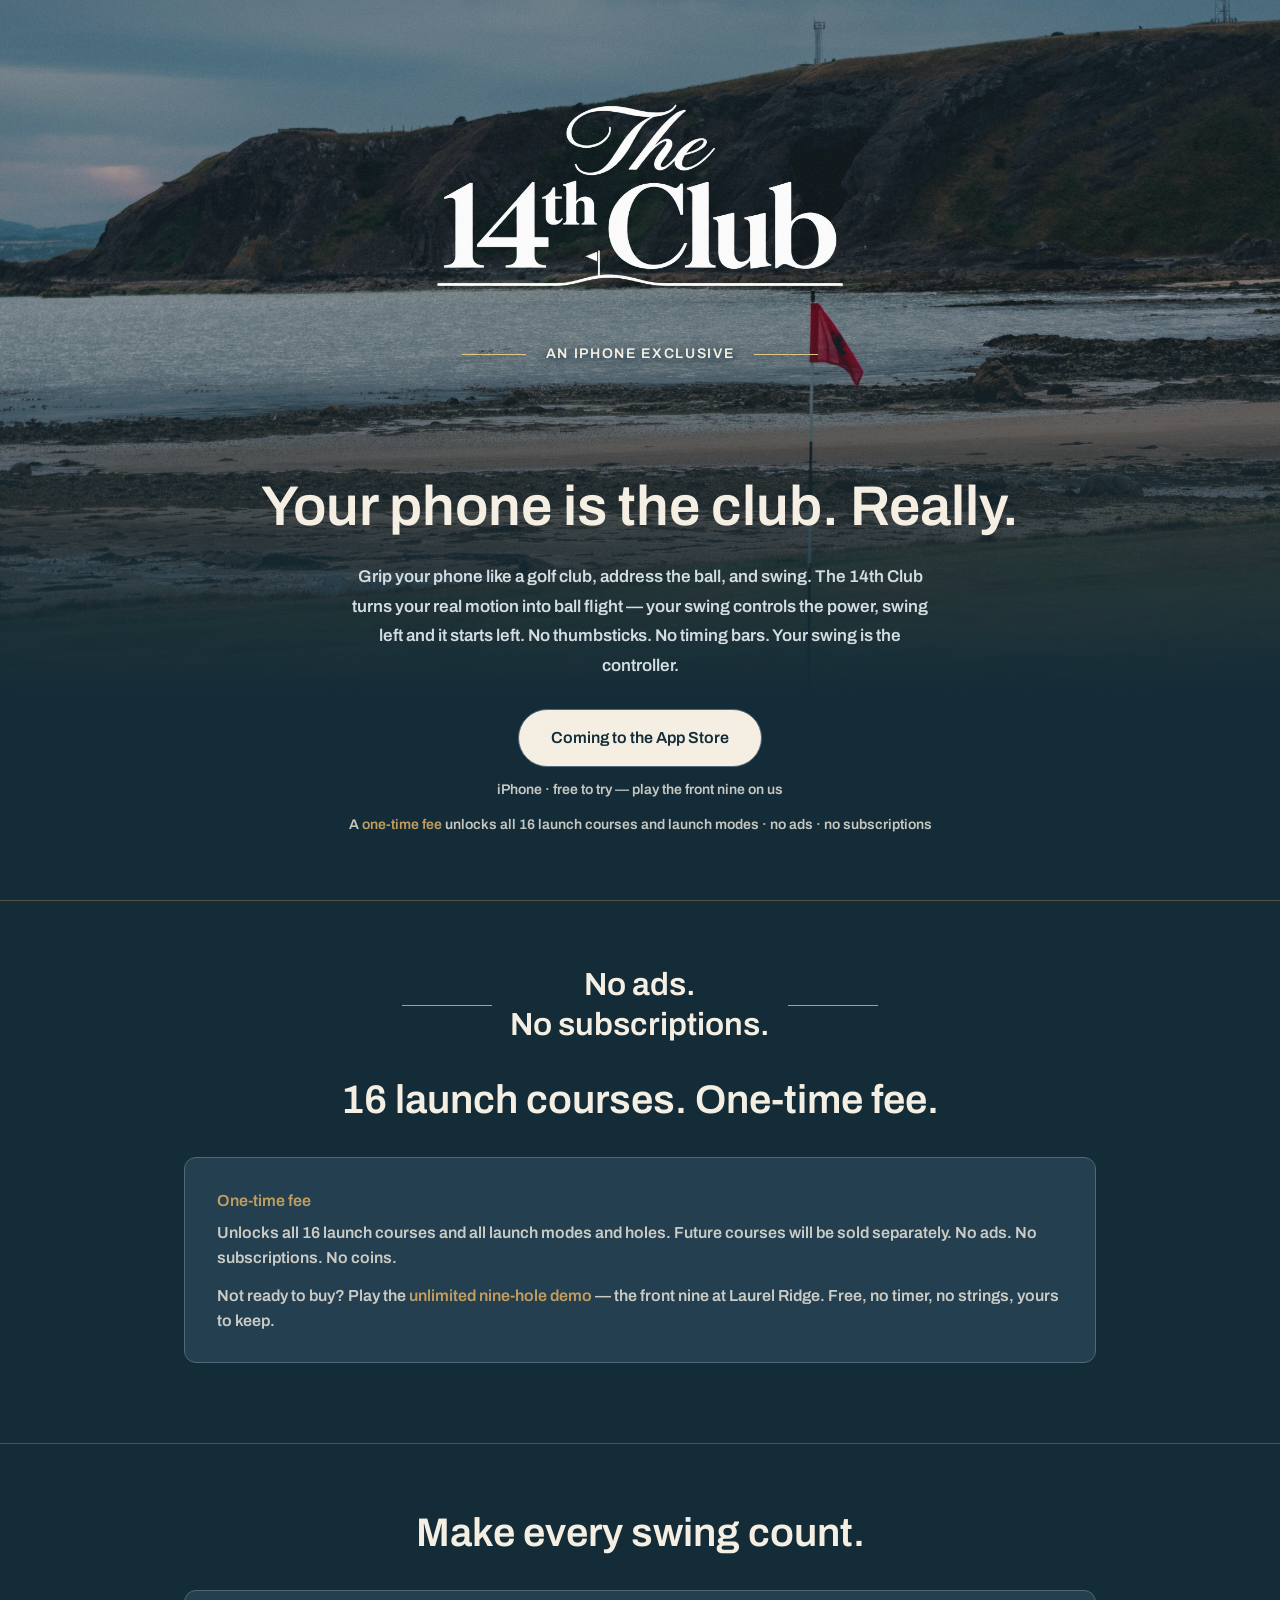
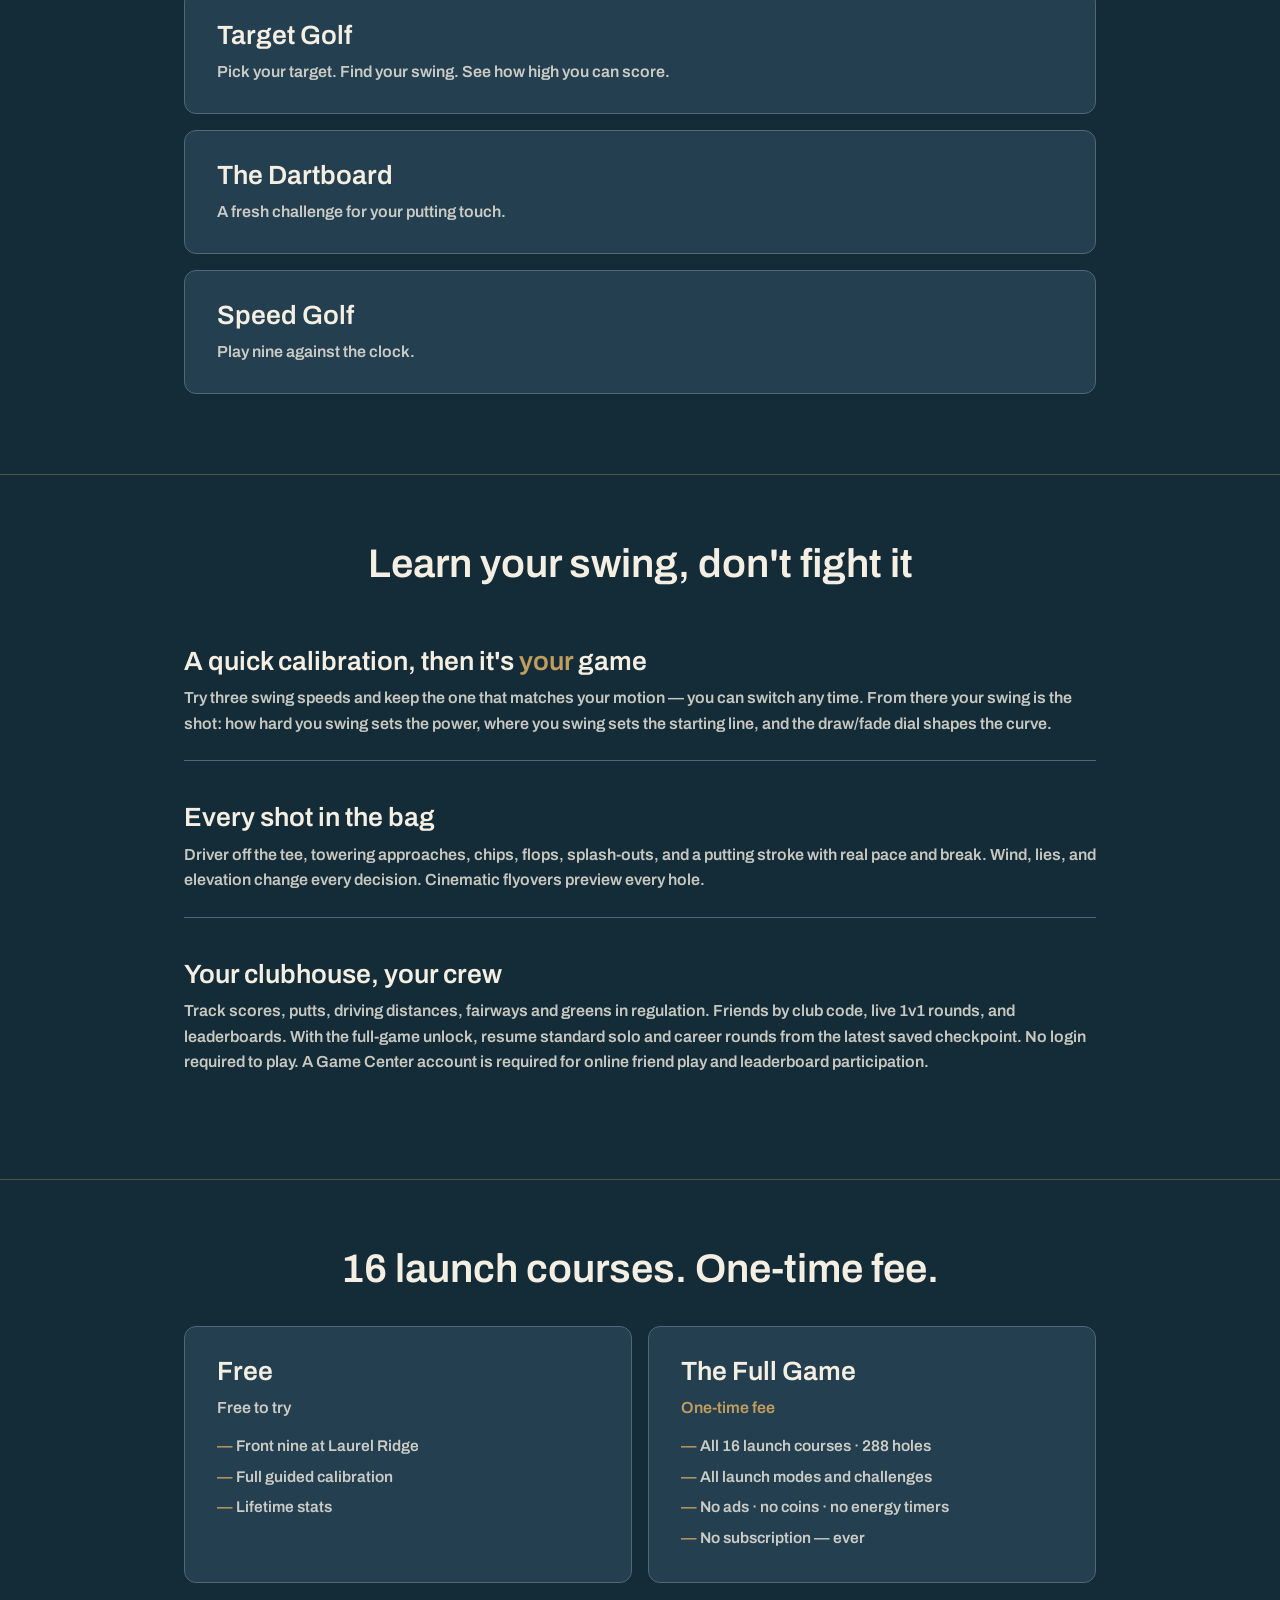
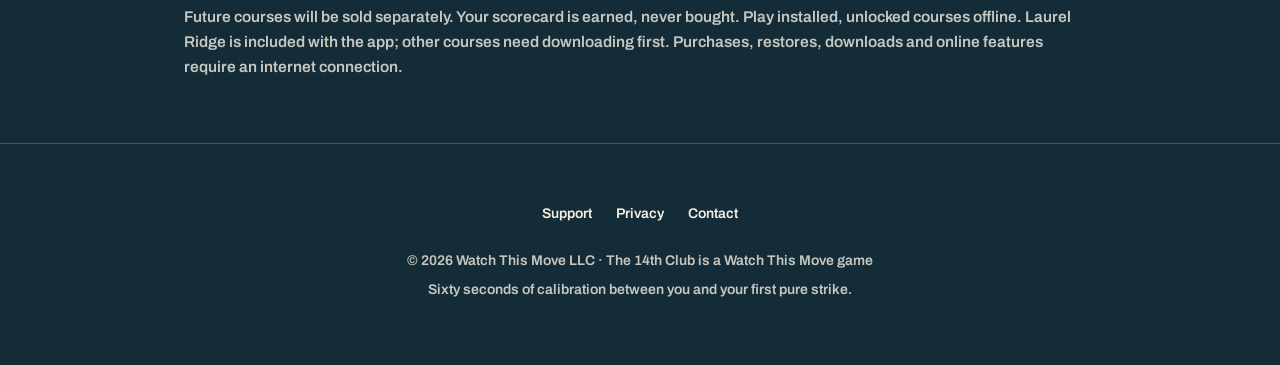
<file: index.html>
<!DOCTYPE html>
<html lang="en">
<head>
<meta charset="utf-8">
<meta name="viewport" content="width=device-width, initial-scale=1">
<title>The 14th Club — Real-swing golf for iPhone</title>
<meta name="description" content="The 14th Club is an iPhone golf game: grip your phone like a club and swing — real motion becomes real ball flight. Full rounds, real stats, no ads, no coins. Free front nine on the App Store.">
<link rel="icon" type="image/png" sizes="256x256" href="/icon.png?v=20261030">
<link rel="apple-touch-icon" href="/icon.png?v=20261030">
<style>
  :root{
    --ink:#142C38; --cream:#F4EFE2; --cream-dim:rgba(244,239,226,.8);
    --green:#2D6E2D; --green-bright:#E0C387; --gold:#C19E5E;
    --card:#243F50; --hairline:rgba(193,158,94,.35);
  }
  *{margin:0;padding:0;box-sizing:border-box}
  body{
    background:var(--ink); color:var(--cream);
    font-family:-apple-system,BlinkMacSystemFont,"Segoe UI",Roboto,Helvetica,Arial,sans-serif;
    -webkit-font-smoothing:antialiased; line-height:1.6;
  }
  a{color:var(--gold); text-decoration:none}
  a:hover{text-decoration:underline}
  .wrap{max-width:680px; margin:0 auto; padding:0 24px}

  /* ── Hero ── */
  header{padding:88px 0 64px; text-align:center;
    background:
      radial-gradient(1200px 500px at 50% -160px, rgba(45,110,45,.35), transparent 70%),
      var(--ink);}
  .crest{display:block; width:200px; height:auto; margin:0 auto 24px;
    filter:drop-shadow(0 10px 26px rgba(0,0,0,.4))}
  h1{font-family:'New York',ui-serif,Georgia,'Times New Roman',serif;
     font-size:clamp(38px,7.6vw,60px); font-weight:600; letter-spacing:.2px;
     line-height:1.05; font-feature-settings:"liga" 1,"kern" 1}
  .platform{font-size:13px; font-weight:700; letter-spacing:.28em;
     text-transform:uppercase; color:var(--gold); margin-bottom:12px}
  .tagline{margin-top:14px; font-size:clamp(18px,3.4vw,22px); color:var(--gold); font-weight:600}
  .promise{margin:22px auto 0; max-width:480px; color:var(--cream-dim); font-size:17px}
  .cta{display:inline-block; margin-top:36px; background:var(--gold); color:#173118;
    font-weight:800; font-size:17px; padding:15px 34px; border-radius:100px}
  .cta:hover{text-decoration:none; filter:brightness(1.06)}
  .cta-sub{margin-top:12px; font-size:14px; color:var(--cream-dim)}

  /* ── Sections ── */
  section{padding:56px 0; border-top:1px solid var(--hairline)}
  h2{font-size:15px; font-weight:800; letter-spacing:.14em; text-transform:uppercase;
     color:var(--cream-dim); margin-bottom:26px; text-align:center}
  .card{background:var(--card); border:1px solid var(--hairline); border-radius:18px;
    padding:26px 28px; margin-bottom:16px}
  .card h3{font-size:19px; font-weight:800; margin-bottom:6px}
  .card p{color:var(--cream-dim); font-size:16px}
  .card .accent{color:var(--gold)}
  .gold{color:var(--gold)}

  /* ── Price ── */
  .price-row{display:flex; gap:16px; flex-wrap:wrap}
  .price-row .card{flex:1 1 240px; margin-bottom:0}
  .big{font-size:34px; font-weight:900; margin:2px 0 6px}
  ul.clean{list-style:none; margin-top:10px}
  ul.clean li{color:var(--cream-dim); font-size:15.5px; padding:3px 0}
  ul.clean li::before{content:"— "; color:var(--gold)}

  footer{padding:48px 0 64px; border-top:1px solid var(--hairline);
    text-align:center; color:var(--cream-dim); font-size:14px}

  /* ── Video showcase ── */
  .clips{display:flex; gap:22px; justify-content:center; flex-wrap:wrap}
  .clip{flex:0 1 250px; min-width:170px; text-align:center}
  #games .clip{flex:0 1 190px}
  .phone{position:relative; border-radius:30px; overflow:hidden;
    border:1px solid rgba(193,158,94,.28); background:#000;
    box-shadow:0 18px 44px rgba(0,0,0,.5), 0 0 0 6px rgba(23,57,31,.9);
    aspect-ratio:1320/2868; cursor:pointer}
  .phone video{display:block; width:100%; height:100%; object-fit:cover}
  .phone .snd{position:absolute; right:12px; bottom:12px; font-size:12px; font-weight:800;
    letter-spacing:.06em; color:var(--cream); background:rgba(10,26,16,.72);
    border:1px solid rgba(255,255,255,.14); border-radius:100px; padding:5px 11px;
    pointer-events:none}
  .clip .cap{margin-top:14px; font-size:15px; color:var(--cream-dim); line-height:1.4}
  .clip .cap strong{display:block; color:var(--cream); font-weight:700; font-size:16px; margin-bottom:2px}
  .clip .cap span{display:block}
  .clips-note{text-align:center; margin-top:22px; color:var(--cream-dim); font-size:14px}

  /* ── No-ads banner ── */
  .noads{display:flex; align-items:center; justify-content:center; gap:18px;
    font-family:'New York',ui-serif,Georgia,'Times New Roman',serif;
    font-size:clamp(23px,4.6vw,32px); font-weight:600; color:var(--gold);
    text-align:center; margin:0 0 30px; line-height:1.25}
  .noads .rule{flex:0 1 90px; min-width:20px; height:1px;
    background:linear-gradient(90deg,transparent,rgba(193,158,94,.55))}
  .noads .rule.r{background:linear-gradient(90deg,rgba(193,158,94,.55),transparent)}
  footer nav{margin-bottom:14px}
  footer nav a{margin:0 12px; color:var(--cream)}
</style>
<link rel="stylesheet" href="/brand.css?v=20261030-3">
</head>
<body class="landing">
<header>
  <div class="wrap">
    <h1><img class="wordmark" src="/wordmark.png" alt="The 14th Club" width="480"></h1>
    <p class="platform">An iPhone exclusive</p>
    <p class="tagline">Your phone is the club. <em>Really.</em></p>
    <p class="promise">Grip your phone like a golf club, address the ball, and swing.
    The 14th Club turns your real motion into ball flight — your swing controls
    the power, swing left and it starts left. No thumbsticks. No timing bars.
    Your swing is the controller.</p>
    <a class="cta" href="#courses">Coming to the App&nbsp;Store</a>
    <p class="cta-sub">iPhone · free to try — play the front nine on us</p>
    <p class="cta-sub">A <span class="gold">one-time fee</span> unlocks all 16 launch courses and launch modes
      · no ads · no subscriptions</p>
  </div>
</header>

<section id="price">
  <div class="wrap">
    <p class="noads"><span class="rule"></span><span>No ads.<br>No subscriptions.</span><span class="rule r"></span></p>
    <h2>16 launch courses. One-time fee.</h2>
    <div class="card">
      <p class="big"><span class="gold">One-time fee</span></p>
      <p>Unlocks all 16 launch courses and all launch modes and holes.
      Future courses will be sold separately.
      No ads. No subscriptions. No coins.</p>
      <p style="margin-top:12px">Not ready to buy? Play the
      <span class="gold">unlimited nine-hole demo</span> — the front nine at
      Laurel Ridge. Free, no timer, no strings, yours to keep.</p>
    </div>
  </div>
</section>

<section id="games">
  <div class="wrap">
    <h2>Make every swing count.</h2>
    <div class="card"><h3>Target Golf</h3><p>Pick your target. Find your swing. See how high you can score.</p></div>
    <div class="card"><h3>The Dartboard</h3><p>A fresh challenge for your putting touch.</p></div>
    <div class="card"><h3>Speed Golf</h3><p>Play nine against the clock.</p></div>
  </div>
</section>

<section id="how">
  <div class="wrap">
    <h2>Learn your swing, don't fight it</h2>
    <div class="card">
      <h3>A quick calibration, then it's <span class="accent">your</span> game</h3>
      <p>Try three swing speeds and keep the one that matches your motion — you
      can switch any time. From there your swing is the shot: how hard you swing
      sets the power, where you swing sets the starting line, and the draw/fade
      dial shapes the curve.</p>
    </div>
    <div class="card">
      <h3>Every shot in the bag</h3>
      <p>Driver off the tee, towering approaches, chips, flops, splash-outs, and a
      putting stroke with real pace and break. Wind, lies, and elevation change
      every decision. Cinematic flyovers preview every hole.</p>
    </div>
    <div class="card">
      <h3>Your clubhouse, your crew</h3>
      <p>Track scores, putts, driving distances, fairways and greens in regulation.
      Friends by club code, live 1v1 rounds, and leaderboards. With the full-game
      unlock, resume standard solo and career rounds from the latest saved checkpoint. No login required to play. A Game Center account
      is required for online friend play and leaderboard participation.</p>
    </div>
  </div>
</section>

<section id="courses">
  <div class="wrap">
    <h2>16 launch courses. One-time fee.</h2>
    <div class="price-row">
      <div class="card">
        <h3>Free</h3>
        <p class="big">Free to try</p>
        <ul class="clean">
          <li>Front nine at Laurel Ridge</li>
          <li>Full guided calibration</li>
          <li>Lifetime stats</li>
        </ul>
      </div>
      <div class="card">
        <h3>The Full Game</h3>
        <p class="big"><span class="gold">One-time fee</span></p>
        <ul class="clean">
          <li>All 16 launch courses · 288 holes</li>
          <li>All launch modes and challenges</li>
          <li>No ads · no coins · no energy timers</li>
          <li>No subscription — ever</li>
        </ul>
      </div>
    </div>
    <p style="margin-top:22px;color:var(--cream-dim);font-size:15.5px">
      Future courses will be sold separately. Your scorecard is earned, never bought. Play installed, unlocked courses offline. Laurel Ridge is included with the app;
      other courses need downloading first. Purchases, restores, downloads and online
      features require an internet connection.</p>
  </div>
</section>

<footer>
  <div class="wrap">
    <nav>
      <a href="support/">Support</a>
      <a href="privacy/">Privacy</a>
      <a href="mailto:info@watchthismove.com">Contact</a>
    </nav>
    <p>© 2026 Watch This Move LLC · The 14th Club is a
      <a href="https://watchthismove.com">Watch This Move</a> game</p>
    <p style="margin-top:6px">Sixty seconds of calibration between you and your first pure strike.</p>
  </div>
</footer>

</body>
</html>
</file>
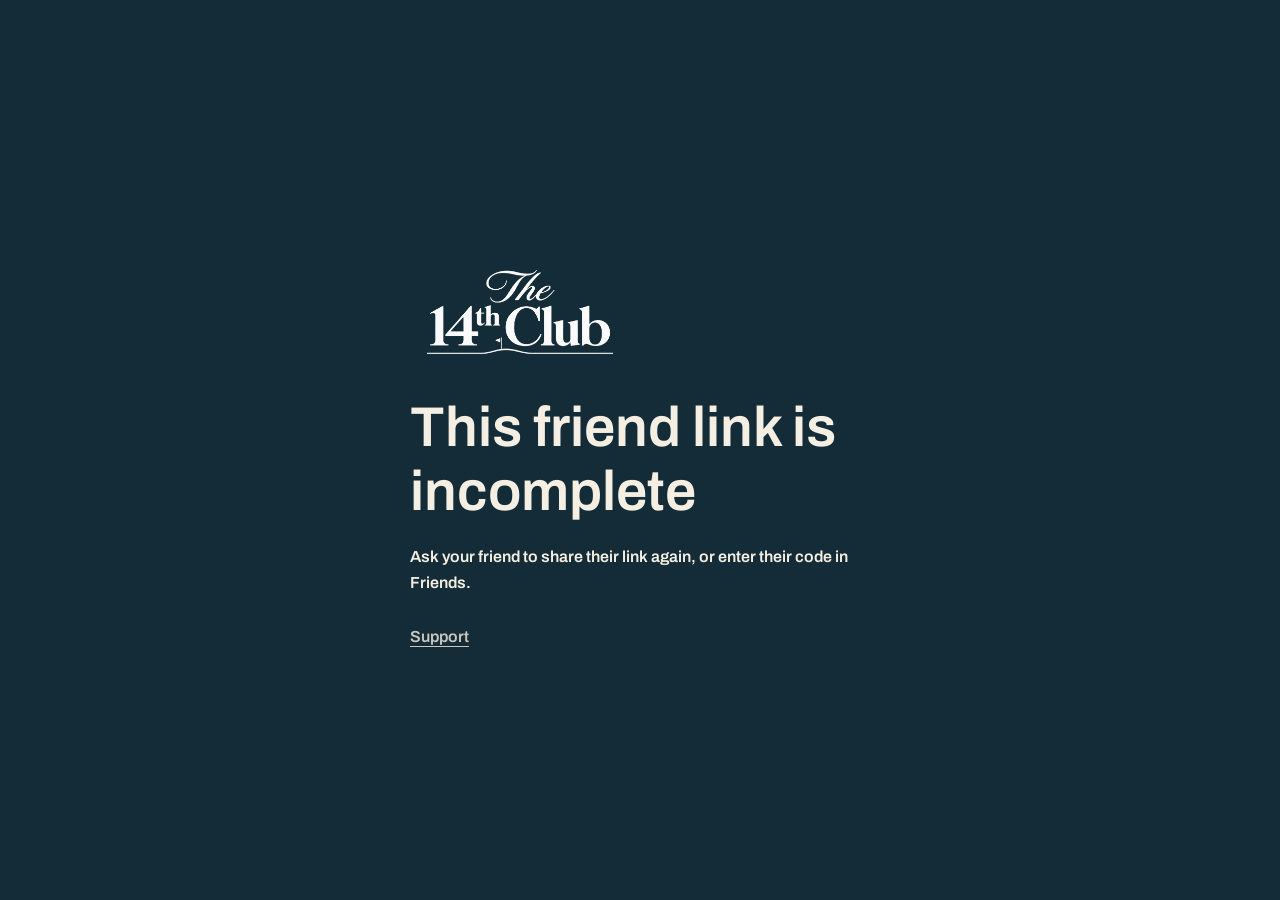
<file: friend/index.html>
<!DOCTYPE html>
<html lang="en">
<head>
  <meta charset="utf-8">
  <meta name="viewport" content="width=device-width, initial-scale=1">
  <meta name="referrer" content="no-referrer">
  <meta name="robots" content="noindex, nofollow">
  <title>Add a friend — The 14th Club</title>
  <meta name="description" content="Add a friend in The 14th Club and play golf together.">
  <link rel="icon" href="../icon.png?v=20261030">
  <style>
    :root { color-scheme: dark; font-family: -apple-system, BlinkMacSystemFont, "Segoe UI", sans-serif; background:#142C38; color:#F4EFE2; }
    * { box-sizing:border-box; }
    body { margin:0; min-height:100svh; padding: max(32px, env(safe-area-inset-top)) 20px max(32px, env(safe-area-inset-bottom)); display:grid; place-items:center; }
    main { width:100%; max-width:460px; }
    .brand { display:flex; align-items:center; gap:14px; color:#F4EFE2; text-decoration:none; font-family:Georgia,serif; font-size:1.4rem; margin-bottom:36px; }
    .brand img { width:54px; height:54px; border-radius:12px; }
    h1 { font-family:Georgia,serif; font-size:clamp(2rem,8vw,2.8rem); line-height:1.1; font-weight:500; margin:0 0 20px; }
    p { line-height:1.6; font-size:1rem; margin:14px 0; }
    #name { color:#C19E5E; font-size:1.4rem; overflow-wrap:anywhere; white-space:pre-wrap; }
    .card { background:#243F50; padding:24px; border-radius:16px; margin:24px 0; }
    .label { margin:0 0 12px; color:#d1d8ce; }
    #code { display:block; font-family:ui-monospace,monospace; font-size:clamp(1.45rem,6vw,2rem); letter-spacing:.12em; overflow-wrap:anywhere; user-select:all; }
    a.action, button { display:block; width:100%; text-align:center; padding:16px; border-radius:12px; font:600 1rem/1.35 -apple-system,BlinkMacSystemFont,"Segoe UI",sans-serif; cursor:pointer; text-decoration:none; }
    .action { background:#C19E5E; color:#173118; margin-top:16px; }
    button { margin-top:18px; border:1px solid #738373; background:transparent; color:#F4EFE2; }
    #store { background:transparent; border:1px solid #738373; color:#F4EFE2; }
    :focus-visible { outline:3px solid #C19E5E; outline-offset:5px; }
    .hint, #copy-status { color:#d1d8ce; font-size:.95rem; }
    #copy-status:empty { display:none; }
    [hidden] { display:none !important; }
    footer { margin-top:32px; }
    footer a { color:#d1d8ce; text-underline-offset:4px; }
  </style>
  <script type="module" src="./friend.js"></script>
<link rel="stylesheet" href="../brand.css?v=20261030-2">
</head>
<body>
<main>
  <a class="brand brand-link" href="../"><img src="../wordmark.png" alt="The 14th Club" width="220"></a>
  <h1 data-copy="title">Add a friend</h1>
  <p id="name" hidden></p>
  <p id="intro" data-copy="intro">Open the game to review this friend request.</p>
  <div id="friend" hidden>
    <div class="card">
      <p class="label" data-copy="code">Friend code</p>
      <strong id="code"></strong>
      <button id="copy" type="button" data-copy="copy">Copy code</button>
      <p id="copy-status" role="status" aria-live="polite"></p>
    </div>
    <a id="open" class="action" data-copy="open">Open The 14th Club</a>
    <p class="hint" data-copy="install">After installing, tap your original link again or enter this code in Friends.</p>
  </div>
  <a id="store" class="action" href="https://apps.apple.com/app/id6805187819" rel="noreferrer" data-copy="store" hidden>View on the App Store</a>
  <p id="prelaunch" class="hint" data-copy="prelaunch">Coming soon to the App Store. Already have the game? You can open it above.</p>
  <noscript><p>Enable JavaScript to view the friend code and open the game.</p></noscript>
  <footer><a href="../support/" data-copy="support">Support</a></footer>
</main>
</body>
</html>
</file>
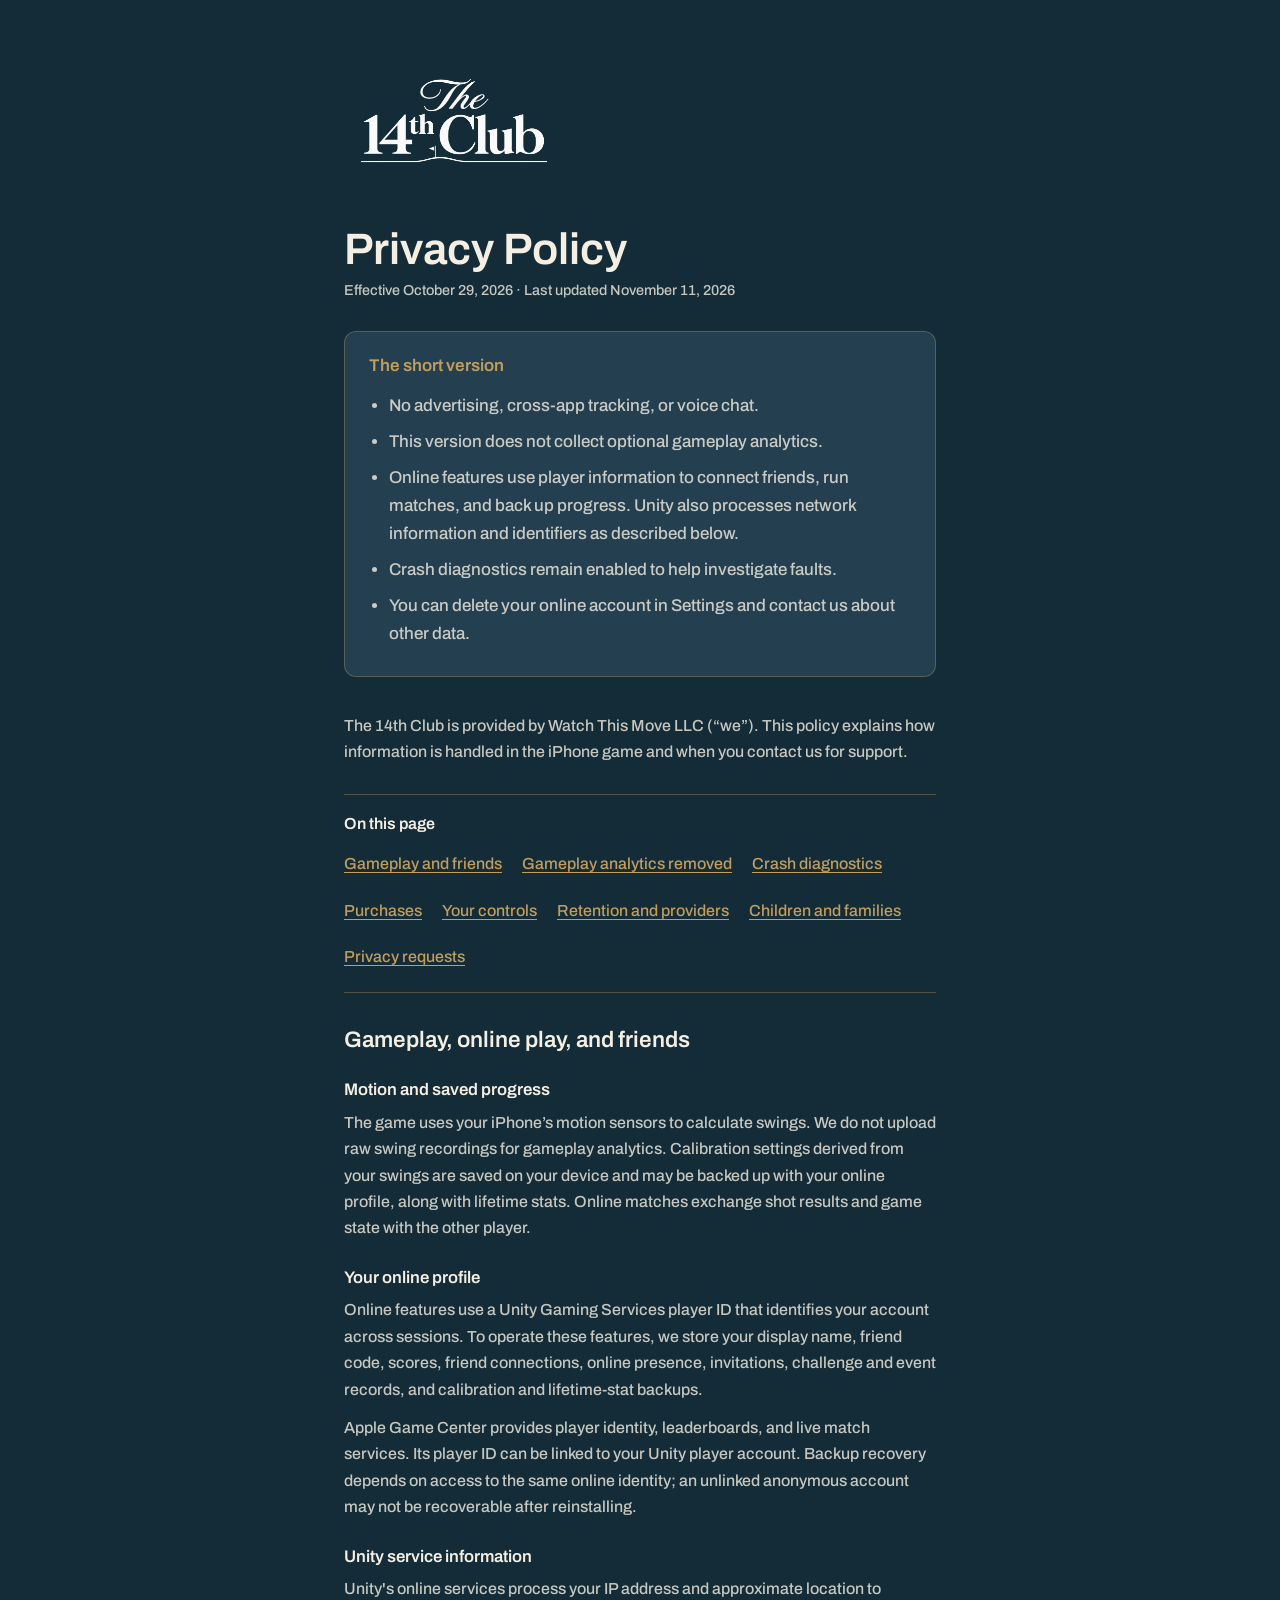
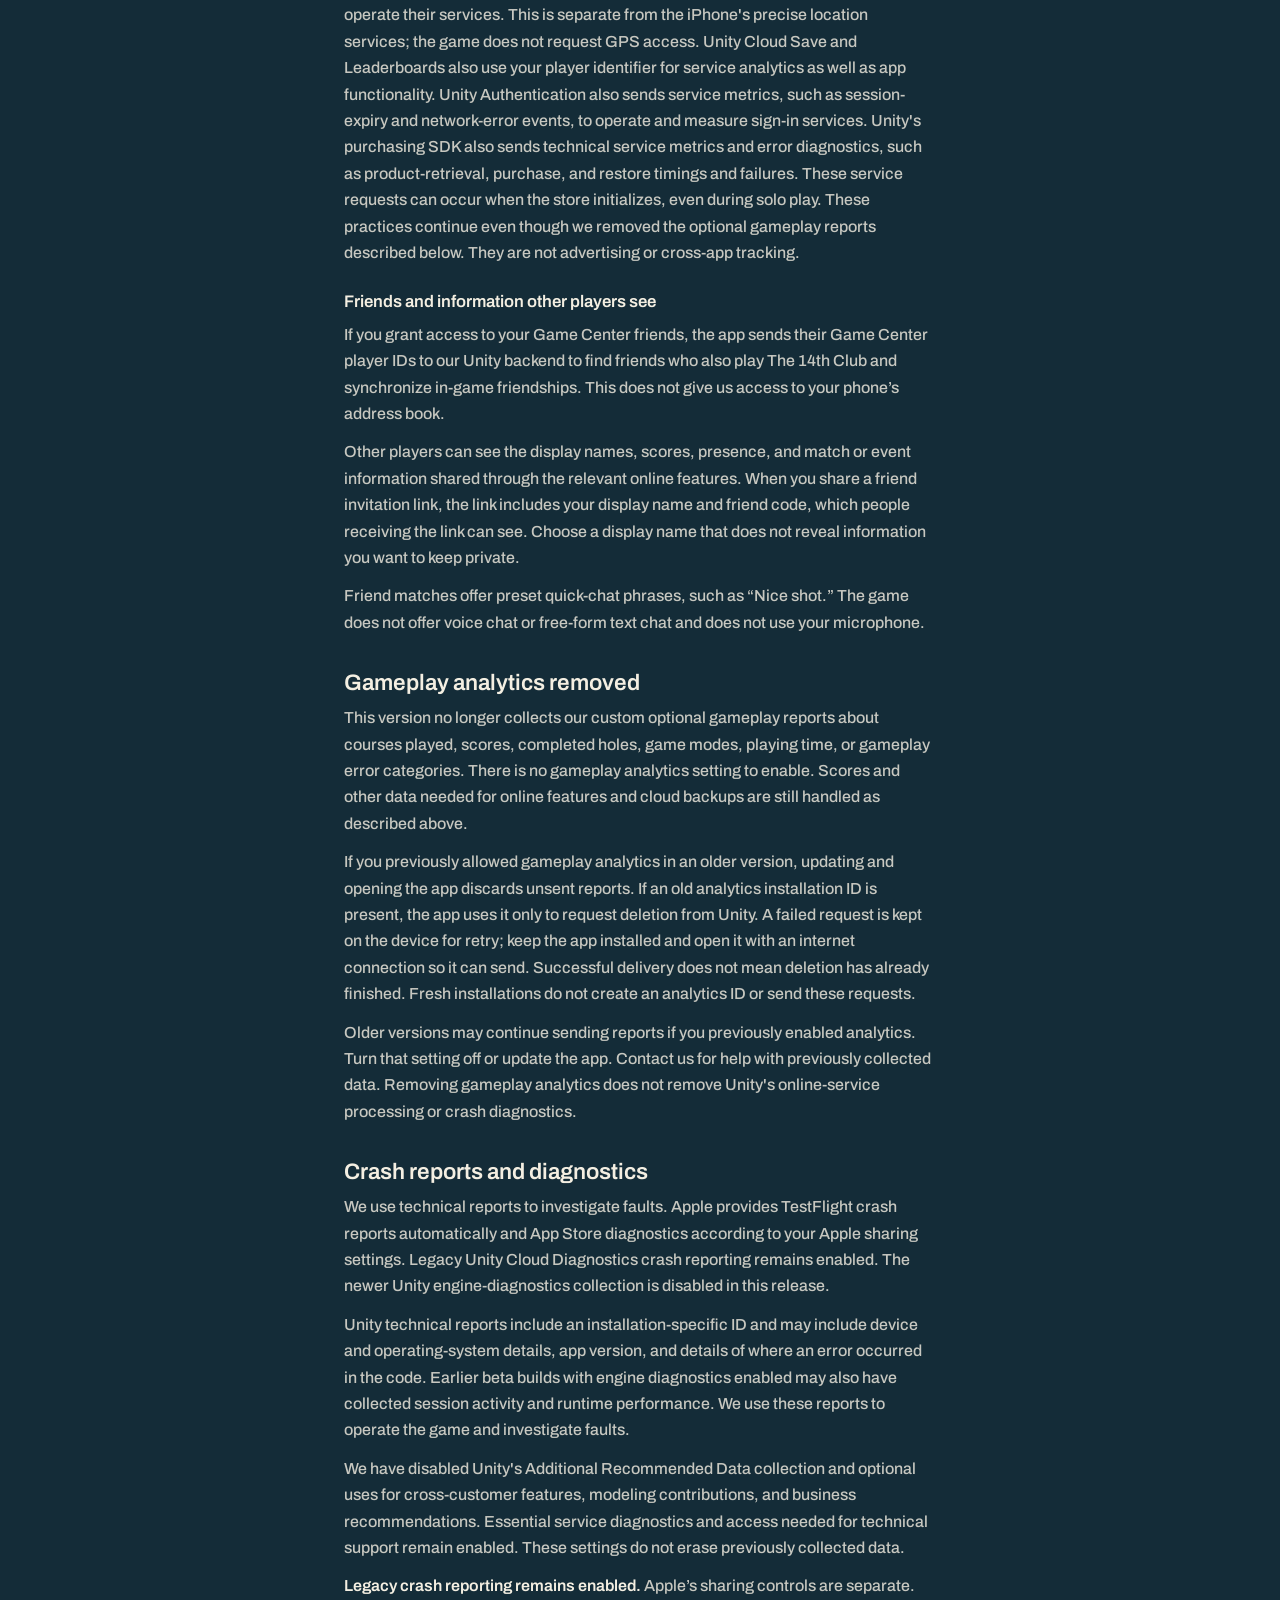
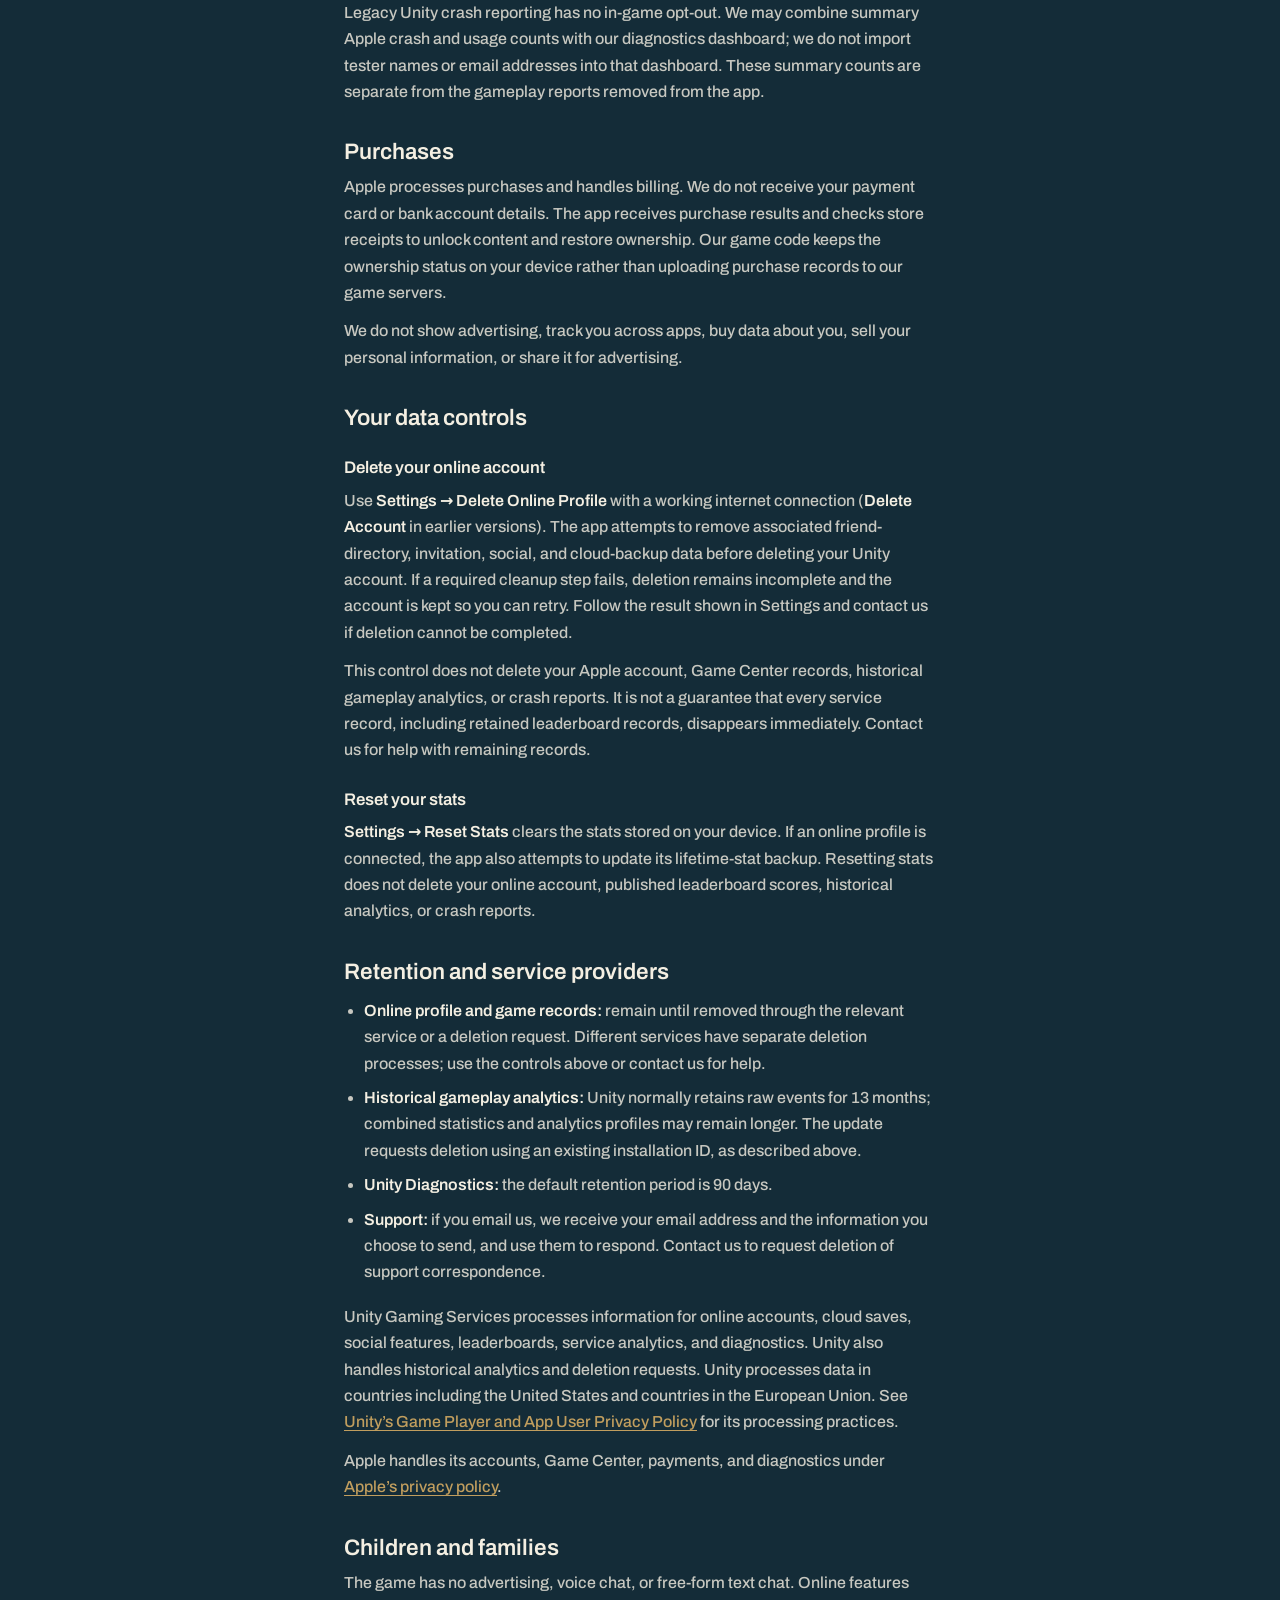
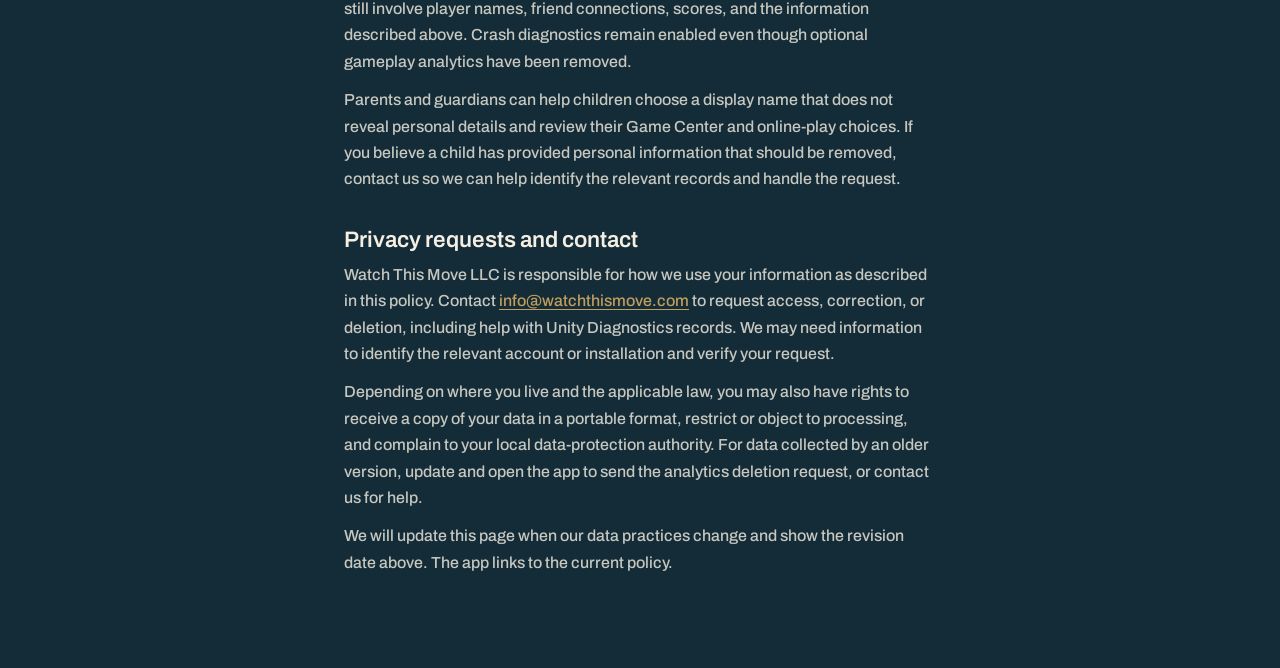
<file: privacy/index.html>
<!DOCTYPE html>
<html lang="en">
<head>
<meta charset="utf-8">
<meta name="viewport" content="width=device-width, initial-scale=1">
<title>Privacy Policy — The 14th Club</title>
<meta name="description" content="The 14th Club privacy policy: online features, crash diagnostics, and your data controls. No optional gameplay analytics. No ads or cross-app tracking.">
<link rel="icon" type="image/png" sizes="256x256" href="/icon.png?v=20261030">
<link rel="apple-touch-icon" href="/icon.png?v=20261030">
<style>
  :root{
    --ink:#142C38; --cream:#F4EFE2; --cream-dim:rgba(244,239,226,.8);
    --green-bright:#E0C387; --gold:#C19E5E;
    --card:#243F50; --hairline:rgba(193,158,94,.35);
  }
  *{margin:0;padding:0;box-sizing:border-box}
  body{background:var(--ink); color:var(--cream);
    font-family:-apple-system,BlinkMacSystemFont,"Segoe UI",Roboto,Helvetica,Arial,sans-serif;
    -webkit-font-smoothing:antialiased; line-height:1.65}
  a{color:var(--gold); text-decoration:none}
  a:hover{text-decoration:underline}
  .wrap{max-width:640px; margin:0 auto; padding:64px 24px 80px}
  .home{font-size:14px; color:var(--cream-dim)}
  h1{font-size:32px; font-weight:900; margin:18px 0 4px}
  .date{color:var(--cream-dim); font-size:15px; margin-bottom:28px}
  .tldr{background:var(--card); border:1px solid var(--hairline); border-radius:16px;
    padding:20px 24px; margin-bottom:36px; font-size:17px}
  .tldr strong{color:var(--gold)}
  h2{font-size:19px; font-weight:800; margin:32px 0 8px}
  p{color:var(--cream-dim); font-size:16px; margin-bottom:12px}
  p strong{color:var(--cream)}
</style>
<link rel="stylesheet" href="../brand.css?v=20261030-2">
<style>
  body{font-weight:400}
  a{text-decoration:underline;text-underline-offset:3px}
  .home{text-decoration:none}
  h1{font-size:clamp(2rem,7vw,2.75rem)}
  h2{font-size:1.4rem;line-height:1.3;scroll-margin-top:24px}
  h3{font-size:1.05rem;line-height:1.4;margin:24px 0 8px}
  ul{padding-left:1.25rem;margin:12px 0 18px}
  li{color:var(--cream-dim);margin:8px 0}
  li strong{color:var(--cream)}
  .tldr p:last-child,.tldr ul:last-child{margin-bottom:0}
  .contents{border-block:1px solid var(--hairline);padding:16px 0;margin:28px 0}
  .contents ul{display:flex;flex-wrap:wrap;gap:8px 20px;list-style:none;padding:0;margin:8px 0 0}
  .contents li{margin:0}
  .contents a{display:inline-block;padding:6px 0}
  .date{font-size:.9rem}
  @media(max-width:480px){.wrap{padding:32px 20px 56px}.tldr{padding:18px}}
</style>
</head>
<body>
<main class="wrap">
  <a class="home brand-link" href="../"><img src="/wordmark.png" alt="The 14th Club home" width="180"></a>
  <h1>Privacy Policy</h1>
  <p class="date">Effective October 29, 2026 · Last updated November 11, 2026</p>

  <div class="tldr">
    <strong>The short version</strong>
    <ul>
      <li>No advertising, cross-app tracking, or voice chat.</li>
      <li>This version does not collect optional gameplay analytics.</li>
      <li>Online features use player information to connect friends, run matches, and back up progress. Unity also processes network information and identifiers as described below.</li>
      <li>Crash diagnostics remain enabled to help investigate faults.</li>
      <li>You can delete your online account in Settings and contact us about other data.</li>
    </ul>
  </div>

  <p>The 14th Club is provided by Watch This Move LLC (“we”). This policy explains
  how information is handled in the iPhone game and when you contact us for support.</p>

  <nav class="contents" aria-label="Privacy policy sections">
    <strong>On this page</strong>
    <ul>
      <li><a href="#gameplay">Gameplay and friends</a></li>
      <li><a href="#analytics">Gameplay analytics removed</a></li>
      <li><a href="#diagnostics">Crash diagnostics</a></li>
      <li><a href="#purchases">Purchases</a></li>
      <li><a href="#controls">Your controls</a></li>
      <li><a href="#retention">Retention and providers</a></li>
      <li><a href="#families">Children and families</a></li>
      <li><a href="#requests">Privacy requests</a></li>
    </ul>
  </nav>

  <h2 id="gameplay">Gameplay, online play, and friends</h2>
  <h3>Motion and saved progress</h3>
  <p>The game uses your iPhone’s motion sensors to calculate swings. We do not upload raw swing recordings for gameplay analytics. Calibration settings derived
  from your swings are saved on your device and may be backed up with your online
  profile, along with lifetime stats. Online matches exchange shot results and
  game state with the other player.</p>

  <h3>Your online profile</h3>
  <p>Online features use a Unity Gaming Services player ID that identifies your
  account across sessions. To operate these features, we store your display name,
  friend code, scores, friend connections, online presence, invitations, challenge
  and event records, and calibration and lifetime-stat backups.</p>
  <p>Apple Game Center provides player identity, leaderboards, and live match
  services. Its player ID can be linked to your Unity player account. Backup
  recovery depends on access to the same online identity; an unlinked anonymous
  account may not be recoverable after reinstalling.</p>

  <h3>Unity service information</h3>
  <p>Unity's online services process your IP address and approximate location to
  operate their services. This is separate from the iPhone's precise location
  services; the game does not request GPS access. Unity Cloud Save and Leaderboards
  also use your player identifier for service analytics as well as app functionality.
  Unity Authentication also sends service metrics, such as session-expiry and
  network-error events, to operate and measure sign-in services.
  Unity's purchasing SDK also sends technical service metrics and error diagnostics,
  such as product-retrieval, purchase, and restore timings and failures. These
  service requests can occur when the store initializes, even during solo play.
  These practices continue even though we removed the optional gameplay reports
  described below. They are not advertising or cross-app tracking.</p>

  <h3>Friends and information other players see</h3>
  <p>If you grant access to your Game Center friends, the app sends their Game Center
  player IDs to our Unity backend to find friends who also play The 14th Club and
  synchronize in-game friendships. This does not give us access to your phone’s
  address book.</p>
  <p>Other players can see the display names, scores, presence, and match or event
  information shared through the relevant online features. When you share a friend
  invitation link, the link includes your display name and friend code, which people
  receiving the link can see. Choose a display name that does not reveal information
  you want to keep private.</p>
  <p>Friend matches offer preset quick-chat phrases, such as “Nice shot.” The game
  does not offer voice chat or free-form text chat and does not use your microphone.</p>

  <h2 id="analytics">Gameplay analytics removed</h2>
  <p>This version no longer collects our custom optional gameplay reports about courses played, scores,
  completed holes, game modes, playing time, or gameplay error categories. There is
  no gameplay analytics setting to enable. Scores and other data needed for online
  features and cloud backups are still handled as described above.</p>
  <p>If you previously allowed gameplay analytics in an older version, updating and
  opening the app discards unsent reports. If an old analytics installation ID is
  present, the app uses it only to request deletion from Unity. A failed request is
  kept on the device for retry; keep the app installed and open it with an internet
  connection so it can send. Successful delivery does not mean deletion has already
  finished. Fresh installations do not create an analytics ID or send these requests.</p>
  <p>Older versions may continue sending reports if you previously enabled analytics.
  Turn that setting off or update the app. Contact us for help with previously
  collected data. Removing gameplay analytics does not remove Unity's online-service
  processing or crash diagnostics.</p>

  <h2 id="diagnostics">Crash reports and diagnostics</h2>
  <p>We use technical reports to investigate faults. Apple provides TestFlight crash
  reports automatically and App Store diagnostics according to your Apple sharing
  settings. Legacy Unity Cloud Diagnostics crash reporting remains enabled.
  The newer Unity engine-diagnostics collection is disabled in this release.</p>
  <p>Unity technical reports include an installation-specific ID and may include
  device and operating-system details, app version, and details of where an error
  occurred in the code. Earlier beta builds with engine diagnostics enabled may
  also have collected session activity and runtime performance. We use these
  reports to operate the game and investigate faults.</p>
  <p>We have disabled Unity's Additional Recommended Data collection and optional
  uses for cross-customer features, modeling contributions, and business
  recommendations. Essential service diagnostics and access needed for technical
  support remain enabled. These settings do not erase previously collected data.</p>
  <p><strong>Legacy crash reporting remains enabled.</strong> Apple’s sharing controls are separate. Legacy Unity crash reporting has no in-game opt-out.
  We may combine summary Apple crash and usage counts with our diagnostics dashboard;
  we do not import tester names or email addresses into that dashboard. These summary
  counts are separate from the gameplay reports removed from the app.</p>

  <h2 id="purchases">Purchases</h2>
  <p>Apple processes purchases and handles billing. We do not receive your payment
  card or bank account details. The app receives purchase results and checks store
  receipts to unlock content and restore ownership. Our game code keeps the ownership
  status on your device rather than uploading purchase records to our game servers.</p>
  <p>We do not show advertising, track you across apps, buy data about you, sell your
  personal information, or share it for advertising.</p>

  <h2 id="controls">Your data controls</h2>
  <h3>Delete your online account</h3>
  <p>Use <strong>Settings → Delete Online Profile</strong> with a working internet connection
  (<strong>Delete Account</strong> in earlier versions).
  The app attempts to remove associated friend-directory, invitation, social, and
  cloud-backup data before deleting your Unity account. If a required cleanup step
  fails, deletion remains incomplete and the account is kept so you can retry.
  Follow the result shown in Settings and contact us if deletion cannot be completed.</p>
  <p>This control does not delete your Apple account, Game Center records, historical gameplay
  analytics, or crash reports. It is not a guarantee that every service record,
  including retained leaderboard records, disappears immediately. Contact us for
  help with remaining records.</p>

  <h3>Reset your stats</h3>
  <p><strong>Settings → Reset Stats</strong> clears the stats stored on your device.
  If an online profile is connected, the app also attempts to update its lifetime-stat
  backup. Resetting stats does not delete your online account, published leaderboard
  scores, historical analytics, or crash reports.</p>

  <h2 id="retention">Retention and service providers</h2>
  <ul>
    <li><strong>Online profile and game records:</strong> remain until removed through
    the relevant service or a deletion request. Different services have separate
    deletion processes; use the controls above or contact us for help.</li>
    <li><strong>Historical gameplay analytics:</strong> Unity normally retains raw events
    for 13 months; combined statistics and analytics profiles may remain longer. The
    update requests deletion using an existing installation ID, as described above.</li>
    <li><strong>Unity Diagnostics:</strong> the default retention period is 90 days.</li>
    <li><strong>Support:</strong> if you email us, we receive your email address and
    the information you choose to send, and use them to respond. Contact us to request
    deletion of support correspondence.</li>
  </ul>
  <p>Unity Gaming Services processes information for online accounts, cloud saves,
  social features, leaderboards, service analytics, and diagnostics. Unity also handles historical analytics
  and deletion requests. Unity processes data
  in countries including the United States and countries in the European Union.
  See <a href="https://unity.com/legal/game-player-and-app-user-privacy-policy">Unity’s
  Game Player and App User Privacy Policy</a> for its processing practices.</p>
  <p>Apple handles its accounts, Game Center, payments, and diagnostics under
  <a href="https://www.apple.com/legal/privacy/">Apple’s privacy policy</a>.</p>

  <h2 id="families">Children and families</h2>
  <p>The game has no advertising, voice chat, or free-form text chat. Online features
  still involve player names, friend connections, scores, and the information
  described above. Crash diagnostics remain enabled even though optional gameplay analytics have been removed.</p>
  <p>Parents and guardians can help children choose a display name that does not
  reveal personal details and review their Game Center and online-play choices. If you
  believe a child has provided personal information that should be removed, contact
  us so we can help identify the relevant records and handle the request.</p>

  <h2 id="requests">Privacy requests and contact</h2>
  <p>Watch This Move LLC is responsible for how we use your information as described
  in this policy. Contact <a href="mailto:info@watchthismove.com">info@watchthismove.com</a>
  to request access, correction, or deletion, including help with Unity Diagnostics
  records. We may need information to identify the relevant account or installation
  and verify your request.</p>
  <p>Depending on where you live and the applicable law, you may also have rights to
  receive a copy of your data in a portable format, restrict or object to processing,
  and complain to your local data-protection authority. For data collected by an older version, update and open the app to send the
  analytics deletion request, or contact us for help.</p>
  <p>We will update this page when our data practices change and show the revision
  date above. The app links to the current policy.</p>
</main>
</body>
</html>
</file>
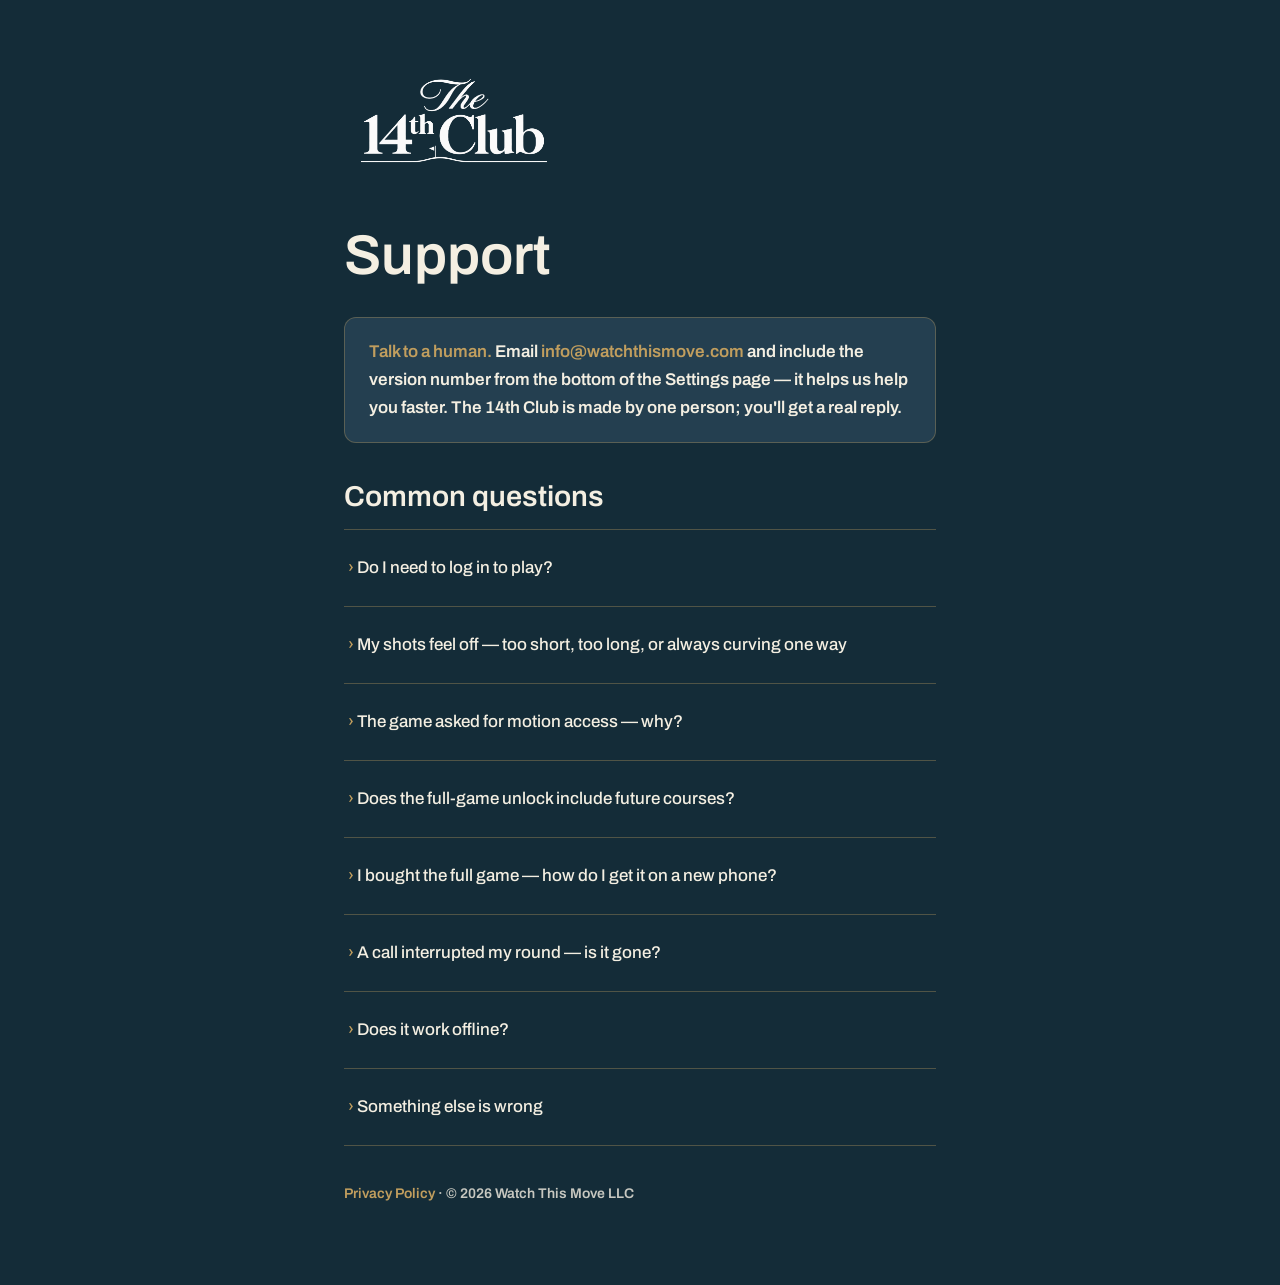
<file: support/index.html>
<!DOCTYPE html>
<html lang="en">
<head>
<meta charset="utf-8">
<meta name="viewport" content="width=device-width, initial-scale=1">
<title>Support — The 14th Club</title>
<meta name="description" content="Help and support for The 14th Club — calibration, purchases, resuming rounds, and contact.">
<link rel="icon" type="image/png" sizes="256x256" href="/icon.png?v=20261030">
<link rel="apple-touch-icon" href="/icon.png?v=20261030">
<style>
  :root{
    --ink:#142C38; --cream:#F4EFE2; --cream-dim:rgba(244,239,226,.8);
    --green-bright:#E0C387; --gold:#C19E5E;
    --card:#243F50; --hairline:rgba(193,158,94,.35);
  }
  *{margin:0;padding:0;box-sizing:border-box}
  body{background:var(--ink); color:var(--cream);
    font-family:-apple-system,BlinkMacSystemFont,"Segoe UI",Roboto,Helvetica,Arial,sans-serif;
    -webkit-font-smoothing:antialiased; line-height:1.65}
  a{color:var(--gold); text-decoration:none}
  a:hover{text-decoration:underline}
  .wrap{max-width:640px; margin:0 auto; padding:64px 24px 80px}
  .home{font-size:14px; color:var(--cream-dim)}
  h1{font-size:32px; font-weight:900; margin:18px 0 28px}
  .contact{background:var(--card); border:1px solid var(--hairline); border-radius:16px;
    padding:20px 24px; margin-bottom:36px; font-size:17px}
  .contact strong{color:var(--gold)}
  details{border-top:1px solid var(--hairline); padding:16px 4px}
  details:last-of-type{border-bottom:1px solid var(--hairline)}
  summary{font-size:17px; font-weight:700; cursor:pointer; list-style:none}
  summary::-webkit-details-marker{display:none}
  summary::before{content:"›  "; color:var(--gold)}
  details[open] summary::before{content:"˅  "}
  details p{color:var(--cream-dim); font-size:15.5px; margin-top:10px}
  h2{font-size:15px; font-weight:800; letter-spacing:.14em; text-transform:uppercase;
     color:var(--cream-dim); margin:36px 0 14px}
</style>
<link rel="stylesheet" href="../brand.css?v=20261030-2">
</head>
<body>
<div class="wrap">
  <a class="home brand-link" href="../"><img src="/wordmark.png" alt="The 14th Club" width="180"></a>
  <h1>Support</h1>

  <div class="contact">
    <strong>Talk to a human.</strong> Email
    <a href="mailto:info@watchthismove.com">info@watchthismove.com</a> and include
    the version number from the bottom of the Settings page — it helps us help you
    faster. The 14th Club is made by one person; you'll get a real reply.
  </div>

  <h2>Common questions</h2>

  <details>
    <summary>Do I need to log in to play?</summary>
    <p>No login required to play. A Game Center account is required for online
    friend play and leaderboard participation.</p>
  </details>

  <details>
    <summary>My shots feel off — too short, too long, or always curving one way</summary>
    <p>For power and distance, re-run calibration: Menu → Calibration. It offers
    <strong>three swing speeds</strong> — hit a few shots with each and keep the
    one that matches your motion. Nothing is "trained," so you can switch speeds
    any time. For curve: your swing sets the <strong>power and starting direction</strong>
    of the shot, but it doesn't curve the ball — curve comes only from the
    <strong>draw/fade slider</strong>. If every shot bends the same way, bring that
    slider back to center. Tip: smooth and committed beats careful and slow.</p>
  </details>

  <details>
    <summary>The game asked for motion access — why?</summary>
    <p>Your swing is the controller. The game reads the gyroscope to turn your real
    motion into ball flight — that's the whole trick. If you declined the dialog,
    enable it in
    iOS Settings → Privacy &amp; Security → Motion &amp; Fitness.</p>
  </details>

  <details>
    <summary>Does the full-game unlock include future courses?</summary>
    <p>The one-time purchase unlocks all 16 launch courses and all launch modes
    and holes. Future courses will be sold separately and are not included in
    this purchase.</p>
  </details>

  <details>
    <summary>I bought the full game — how do I get it on a new phone?</summary>
    <p>Install the app, open the unlock page, and tap <em>Restore Purchases</em>.
    Use the Apple&nbsp;ID that owns the purchase.</p>
  </details>

  <details>
    <summary>A call interrupted my round — is it gone?</summary>
    <p>With the full-game unlock, standard solo rounds and career rounds save at
    settled shots and hole boundaries. Resume from the latest saved checkpoint
    after reopening the app. This does not resume demo rounds, live online matches,
    pass-and-play rounds, Target Golf, The Dartboard, or Speed Golf.</p>
  </details>

  <details>
    <summary>Does it work offline?</summary>
    <p>Laurel Ridge is included with the app. Download other courses before going
    offline. Installed, unlocked courses, calibration, solo challenges, and local
    stats work offline. Purchases, restores, downloads, online matches, and
    leaderboard access need an internet connection. Eligible leaderboard results
    recorded while signed in to Game Center can wait on the device for upload
    when the same account reconnects; results played without a signed-in Game Center
    account are not uploaded later.</p>
  </details>

  <details>
    <summary>Something else is wrong</summary>
    <p>Email us. Include your iPhone model, the app version (bottom of Settings),
    and what you were doing when it happened. A first-hand description helps us
    find the fix faster.</p>
  </details>

  <p style="margin-top:36px;color:var(--cream-dim);font-size:14px">
    <a href="../privacy/">Privacy Policy</a> · © 2026 Watch This Move LLC</p>
</div>
</body>
</html>
</file>
<file: brand.css>
/* The approved clubhouse identity. Fonts are self-hosted, including on privacy. */
@font-face{font-family:Bodoni;src:url('./fonts/BodoniModa-Medium.ttf') format('truetype');font-weight:500;font-display:swap}
@font-face{font-family:Bodoni;src:url('./fonts/BodoniModa-Bold.ttf') format('truetype');font-weight:700;font-display:swap}
@font-face{font-family:Bodoni;src:url('./fonts/BodoniModa-MediumItalic.ttf') format('truetype');font-weight:500;font-style:italic;font-display:swap}
@font-face{font-family:Archivo;src:url('./fonts/Archivo-Medium.ttf') format('truetype');font-weight:400 500;font-display:swap}
@font-face{font-family:Archivo;src:url('./fonts/Archivo-SemiBold.ttf') format('truetype');font-weight:600 900;font-display:swap}
:root{color-scheme:dark;--ink:#142C38;--cream:#F4EFE2;--cream-dim:rgba(244,239,226,.8);--gold:#C19E5E;--moss:#243F50;--card:#243F50;--hairline:rgba(193,158,94,.35)}
body{background:var(--ink);color:var(--cream);font-family:Archivo,system-ui,sans-serif;overflow-wrap:break-word}
h1,h2,h3,.brand,.noads{font-family:Bodoni,Georgia,serif;font-weight:500;letter-spacing:0;text-transform:none;color:var(--cream)}
h1{font-size:clamp(2.25rem,6vw,3.5rem);line-height:1.15}
h2{font-size:1.8rem;line-height:1.25}
.card h3{font-size:1.65rem;font-weight:500;line-height:1.3}
a{color:var(--gold);text-underline-offset:4px}
a:focus-visible,button:focus-visible,summary:focus-visible{outline:3px solid #E0C387;outline-offset:5px}
.cta,.error-page a.home,a.action,button{background:var(--moss);border:1px solid var(--gold);border-radius:10px;color:var(--cream);font:500 1.35rem/1.3 Bodoni,Georgia,serif;min-height:48px}
.cta:hover,a.action:hover,button:hover,a.home:hover{filter:brightness(1.12)}
.card,.contact,.tldr{border:1px solid var(--hairline);border-radius:12px;background:var(--card)}
.home,.hint,#copy-status,.label,footer a{color:var(--cream-dim)}
details p{font-size:1rem}
summary{font-weight:500;min-height:44px;align-content:center}
#name{color:var(--gold)}
#store,button{background:var(--ink);border-color:var(--gold);color:var(--cream)}
.brand{font-size:1.6rem}
.brand img{border-radius:10px}
.landing .wrap{max-width:960px}
.landing header{position:relative;isolation:isolate;padding:64px 0 64px;background:var(--ink)}
.landing header::before{content:'';position:absolute;z-index:-1;inset:0 0 auto;height:620px;background:linear-gradient(180deg,rgba(20,44,56,.48),rgba(20,44,56,.5) 45%,rgba(20,44,56,.12) 64%,#142C38 100%),url('./media/clubhouse-mountains.jpg?v=20261030') center 54%/cover no-repeat}
.landing .crest{width:156px;margin-bottom:16px;filter:url(#clubhouse-crest) drop-shadow(0 4px 18px rgba(20,44,56,.4))}
.landing h1{font-size:clamp(2.5rem,6.7vw,5rem);font-weight:700;text-shadow:0 3px 24px rgba(20,44,56,.7)}
.landing .platform{display:flex;align-items:center;justify-content:center;gap:20px;font-size:.875rem;letter-spacing:.18em;color:var(--cream);margin:20px 0 0;text-shadow:0 2px 8px #142C38}
.landing .platform::before,.landing .platform::after{content:'';height:1px;width:64px;background:#E0C387}
.landing .tagline{margin:180px auto 0;font:500 clamp(2.1rem,5vw,3.5rem)/1.15 Bodoni,Georgia,serif;max-width:780px;color:var(--cream)}
.landing .tagline em{font-weight:500}
.landing .promise{max-width:600px;font-size:1.0625rem}
.landing .cta{margin-top:28px;padding:17px 32px}
.landing section{padding:64px 0}
.landing h2{font-size:clamp(1.8rem,4vw,2.5rem);margin-bottom:32px}
.landing .card{padding:28px 32px}
.landing #how .card{background:transparent;border-width:0 0 1px;border-radius:0;padding:24px 0}
.landing #how .card:last-child{border-bottom:0}
.landing .noads{font-weight:500;color:var(--cream)}
.landing .noads .rule,.landing .noads .rule.r{background:var(--gold)}
.landing .big{font-family:Archivo,system-ui,sans-serif;font-weight:600;font-variant-numeric:tabular-nums}
.landing .phone{border-color:var(--gold);box-shadow:0 12px 30px rgba(0,0,0,.2)}
.landing .phone .snd{font-size:.875rem;background:rgba(20,44,56,.9)}
.landing footer nav{display:flex;flex-wrap:wrap;justify-content:center;gap:4px 0}
.landing footer nav a{display:inline-flex;align-items:center;min-height:44px}
@media(max-width:600px){
  .landing header{padding-top:40px}
  .landing header::before{height:530px}
  .landing .crest{width:132px}
  .landing .tagline{margin-top:155px}
  .landing .platform{font-size:.75rem;gap:12px}
  .landing .platform::before,.landing .platform::after{width:40px}
  .landing section{padding:44px 0}
  .landing .card{padding:24px}
  .landing .clips{gap:28px}
  .landing .clip,.landing #games .clip{flex:0 1 250px}
}

/* Current app identity: white wordmark, navy surfaces, Archivo and ivory actions. */
@font-face{font-family:Archivo;src:url('./fonts/Archivo-Bold.ttf') format('truetype');font-weight:700 900;font-display:swap}
body{font-weight:600}
h1,h2,h3,.brand,.noads,.card h3{font-family:Archivo,system-ui,sans-serif;font-weight:700;letter-spacing:normal}
.cta,.error-page a.home,a.action,button{font:700 1rem/1.4 Archivo,system-ui,sans-serif;border-radius:999px;background:var(--cream);color:var(--ink);border-color:#526777}
.brand-link{display:inline-block;margin-bottom:20px}
.brand-link img,.brand img{width:220px;max-width:100%;height:auto;border-radius:0}
.wordmark{display:block;width:min(100%,480px);height:auto;margin:0 auto}
.error-page .wordmark{width:240px;margin-bottom:36px}
.error-page{background:var(--ink)}
.landing header{padding-top:72px}
.landing header::before{height:700px;background:linear-gradient(180deg,rgba(20,44,56,.35),rgba(20,44,56,.25) 40%,#142C38 100%),url('./media/clubhouse-mountains.jpg?v=20261030') center/cover no-repeat}
.landing .tagline{margin-top:110px;font:700 clamp(2rem,5vw,3.5rem)/1.15 Archivo,system-ui,sans-serif}
.landing .tagline em{font-style:normal;font-weight:700}
.landing .platform{letter-spacing:.12em}
.landing .promise{color:#D3DCE0;line-height:1.75}
.landing .cta{background:var(--cream);color:var(--ink)}
.landing .noads{font-family:Archivo,system-ui,sans-serif;font-weight:700}
.landing .card{background:#243F50;border-color:#526777}
@media(max-width:600px){.landing header{padding-top:48px}.landing .wordmark{width:310px}.landing .tagline{margin-top:100px}.landing header::before{height:620px}}
</file>
